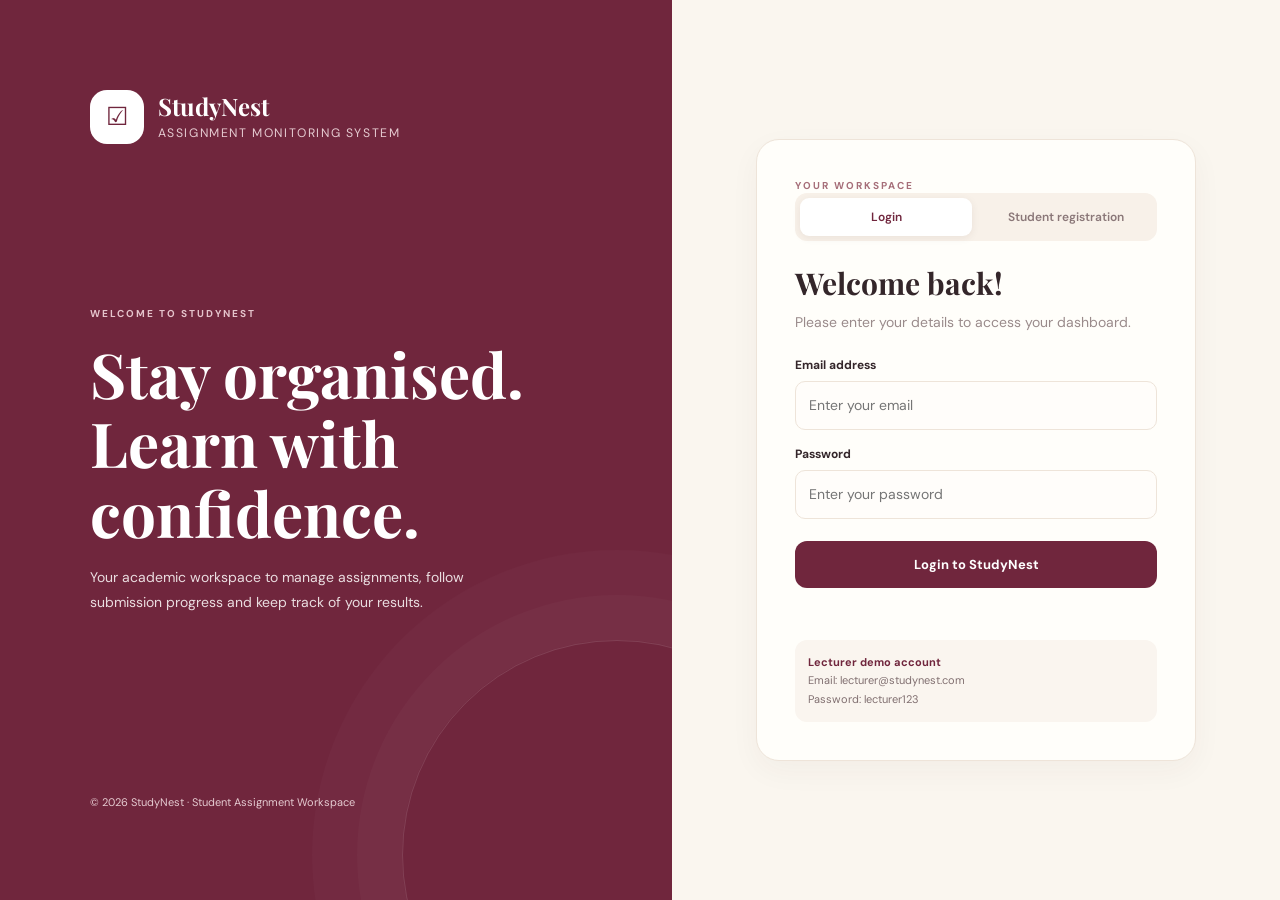
<file: login.html>
<!DOCTYPE html>
<html lang="en">
<head>
<meta charset="UTF-8">
<meta name="viewport" content="width=device-width, initial-scale=1.0">
<link href="https://cdn.jsdelivr.net/npm/bootstrap@5.3.3/dist/css/bootstrap.min.css" rel="stylesheet">
<title>Login | StudyNest</title>
<link rel="stylesheet" href="style.css">
</head>
<body>
<div class="auth-page">
  <section class="auth-side">
    <div class="auth-logo">
      <div class="brand-icon">☑</div>
      <div><div class="brand-name">StudyNest</div><small style="letter-spacing:1.6px;color:#e5cbd1">ASSIGNMENT MONITORING SYSTEM</small></div>
    </div>
    <div class="auth-side-copy">
      <div class="eyebrow">WELCOME TO STUDYNEST</div>
      <h1>Stay organised.<br>Learn with confidence.</h1>
      <p>Your academic workspace to manage assignments, follow submission progress and keep track of your results.</p>
    </div>
    <div class="auth-side-foot">© 2026 StudyNest · Student Assignment Workspace</div>
  </section>
  <section class="auth-panel">
    <div class="auth-card">
      <div class="eyebrow">YOUR WORKSPACE</div>
      <div class="auth-tabs">
        <button id="loginTab" class="active" type="button">Login</button>
        <button id="regTab" type="button">Student registration</button>
      </div>
      <form id="loginForm">
        <h2>Welcome back!</h2>
        <p class="auth-sub">Please enter your details to access your dashboard.</p>
        <label for="loginEmail">Email address</label>
        <input id="loginEmail" type="email" placeholder="Enter your email" required>
        <label for="loginPassword">Password</label>
        <input id="loginPassword" type="password" placeholder="Enter your password" required>
        <button class="btn primary" type="submit">Login to StudyNest</button>
      </form>
      <form id="regForm" class="hidden">
        <h2>Create account</h2>
        <p class="auth-sub">Register as a student to view and submit assignments.</p>
        <label for="regName">Full name</label>
        <input id="regName" placeholder="Enter your full name" required>
        <label for="regEmail">Email address</label>
        <input id="regEmail" type="email" placeholder="Enter your email" required>
        <label for="regPassword">Password</label>
        <input id="regPassword" type="password" minlength="4" placeholder="Create a password" required>
        <button class="btn primary" type="submit">Create student account</button>
      </form>
      <p id="authMsg" class="msg" role="status"></p>
      <div class="auth-demo"><b>Lecturer demo account</b><br>Email: lecturer@studynest.com<br>Password: lecturer123</div>
    </div>
  </section>
</div>
<script src="https://cdn.jsdelivr.net/npm/bootstrap@5.3.3/dist/js/bootstrap.bundle.min.js"></script>
<script src="auth.js"></script>
</body>
</html>
</file>
<file: style.css>
@import url('https://fonts.googleapis.com/css2?family=DM+Sans:wght@400;500;600;700&family=Playfair+Display:wght@600;700&display=swap');
:root{--wine:#70263d;--wine2:#542033;--cream:#faf6ef;--white:#fffefa;--ink:#34262a;--muted:#9a8b8b;--line:#eee4d9;--sand:#ddc9aa;--rose:#bd8997;--green:#6d9b86;--gold:#c5a24e;--shadow:0 10px 30px rgba(75,38,45,.045)}
*{box-sizing:border-box}body{margin:0;background:var(--cream);color:var(--ink);font-family:'DM Sans',sans-serif;font-size:14px}.hidden{display:none!important}
.sidebar{position:fixed;inset:0 auto 0 0;width:270px;background:var(--white);border-right:1px solid var(--line);padding:23px 22px;display:flex;flex-direction:column;z-index:4}.brand{display:flex;align-items:center;gap:13px;margin:0 10px 42px;color:var(--wine)}.brand-icon{width:54px;height:54px;border-radius:17px;background:var(--wine);color:white;display:grid;place-items:center;font-size:25px}.brand-name{font:700 24px 'Playfair Display';}.brand small{display:block;color:var(--muted);font-size:9px;letter-spacing:1.6px;margin-top:4px}.nav-label{font-size:10px;font-weight:700;letter-spacing:1.8px;color:#b4a4a0;margin:0 14px 13px}.nav-btn{width:100%;border:0;background:transparent;text-align:left;padding:15px 14px;border-radius:14px;color:#776b6c;display:flex;align-items:center;gap:15px;margin-bottom:7px;font:500 14px 'DM Sans';cursor:pointer}.nav-btn .ico{font-size:19px;width:24px;text-align:center}.nav-btn.active{background:#f3e8eb;color:var(--wine);font-weight:700}.nav-btn .count{margin-left:auto;font-size:12px}.personal{margin-top:28px}.reminder{margin:auto 3px 24px;background:#faf6f0;border-radius:17px;padding:20px;color:#7c6e6e;line-height:1.6}.reminder .bulb{font-size:19px;background:#eedde1;border-radius:10px;padding:7px;display:inline-block;margin-bottom:12px}.reminder b{display:block;color:var(--ink);margin-bottom:6px}.logout{margin-top:0}
.main{margin-left:270px;min-height:100vh}.topbar{height:83px;background:var(--white);border-bottom:1px solid var(--line);display:flex;align-items:center;justify-content:space-between;padding:0 4%;}.crumb{color:var(--muted)}.crumb b{color:var(--ink);margin-left:18px}.top-right{display:flex;align-items:center;gap:25px;color:var(--muted);font-size:12px}.avatar{width:43px;height:43px;border-radius:50%;background:var(--wine);color:white;display:grid;place-items:center;font-weight:700;font-size:17px}.top-user{display:flex;align-items:center;gap:12px;color:var(--ink)}.top-user small{display:block;color:var(--muted);margin-top:3px}
.content{padding:43px 4% 55px;max-width:1600px;margin:auto}.intro{display:flex;justify-content:space-between;align-items:center;margin-bottom:35px}.eyebrow{font-size:10px;letter-spacing:2px;color:#a66e79;font-weight:700}.intro h1{font:700 38px 'Playfair Display';margin:12px 0 5px;color:#2f2024}.intro p{color:var(--muted);margin:0}.btn{border:0;border-radius:12px;padding:15px 20px;font:700 13px 'DM Sans';cursor:pointer}.primary{background:var(--wine);color:white}.primary:hover{background:var(--wine2)}.soft{background:#f4e9e9;color:var(--wine)}.danger{background:#f8e8e5;color:#a34848}.stats{display:grid;grid-template-columns:repeat(4,minmax(0,1fr));gap:20px;margin-bottom:25px}.stat{background:var(--white);border:1px solid var(--line);border-radius:19px;padding:24px 23px;box-shadow:var(--shadow);min-height:170px}.stat-top{display:flex;align-items:center;justify-content:space-between;color:#766b6d;font-size:13px}.stat-icon{width:43px;height:43px;border-radius:14px;display:grid;place-items:center;font-size:20px}.lav{background:#eee8f5;color:#8872a6}.peach{background:#f8e9df;color:#bd8058}.mint{background:#e6f0e9;color:#66917d}.butter{background:#f7f0d9;color:#ad9140}.stat strong{display:block;font:700 34px 'Playfair Display';color:var(--wine);margin:17px 0 9px}.stat small{color:#aa9b9b;font-size:11px}
.lower{display:grid;grid-template-columns:1.2fr 1fr;gap:22px}.box{background:var(--white);border:1px solid var(--line);border-radius:20px;padding:25px 27px;box-shadow:var(--shadow)}.box-head{display:flex;justify-content:space-between;align-items:flex-start;margin-bottom:20px}.box-head h3{font-size:18px;margin:0 0 6px}.box-head p{color:var(--muted);font-size:11px;margin:0}.tiny-tag{background:#faf6f0;color:#ad8c82;border-radius:9px;padding:8px 12px;font-size:10px;font-weight:700;letter-spacing:1px}
.chart-area{display:flex;justify-content:center;align-items:center;min-height:250px;position:relative}.donut{width:225px;height:225px;border-radius:50%;background:conic-gradient(var(--sand) 0 60%,var(--rose) 60% 100%);display:grid;place-items:center}.donut:after{content:"";width:155px;height:155px;background:var(--white);border-radius:50%}.legend{display:flex;justify-content:center;gap:18px;color:#938888;font-size:11px;flex-wrap:wrap}.dot{width:10px;height:10px;border-radius:50%;display:inline-block;margin-right:5px}.upcoming-list{display:grid;gap:15px}.upcoming-item{display:flex;align-items:center;gap:14px}.datebox{width:53px;min-width:53px;height:62px;border-radius:13px;background:#faf7f1;display:flex;flex-direction:column;justify-content:center;align-items:center;color:var(--wine)}.datebox b{font-size:17px}.datebox small{font-size:9px;margin-top:4px}.upcoming-item strong{font-size:13px}.upcoming-item p{font-size:11px;color:var(--muted);margin:5px 0 0}
.card-grid{display:grid;grid-template-columns:repeat(2,minmax(0,1fr));gap:16px}.card{background:var(--white);border:1px solid var(--line);border-radius:18px;padding:22px;box-shadow:var(--shadow)}.card h3{font:700 19px 'Playfair Display';margin:0 0 10px}.card p{line-height:1.55}.meta{color:var(--muted);font-size:11px;margin:10px 0}.status{display:inline-block;background:#f1e8e2;color:var(--wine);border-radius:99px;padding:6px 10px;font-size:10px;font-weight:700}.status.graded{background:#e6f0e9;color:#47745d}.status.overdue{background:#f8e8e5;color:#a34848}.formbox{margin-bottom:24px}.formgrid{display:grid;grid-template-columns:1fr 1fr;gap:0 15px}.wide{grid-column:1/-1}label{display:block;font-size:12px;font-weight:700;margin:12px 0 7px}input,textarea{width:100%;border:1px solid var(--line);border-radius:10px;padding:12px;background:#fffdfa;font:inherit;color:var(--ink)}textarea{min-height:85px;resize:vertical}.actions{display:flex;gap:8px;flex-wrap:wrap;margin-top:14px}.table-wrap{overflow:auto;background:var(--white);border:1px solid var(--line);border-radius:17px}.table{width:100%;border-collapse:collapse}.table th,.table td{text-align:left;padding:14px;border-bottom:1px solid var(--line);font-size:12px;vertical-align:top}.table th{background:#f8f1e9;color:var(--wine)}.grade-form{display:grid;gap:7px;min-width:160px}.muted{color:var(--muted);font-size:11px}.empty{padding:30px;text-align:center;color:var(--muted);border:1px dashed var(--line);border-radius:15px}.msg{color:var(--wine);font-size:12px;min-height:20px;margin-top:12px}
@media(max-width:1050px){.sidebar{width:220px;padding:20px 14px}.main{margin-left:220px}.stats{grid-template-columns:repeat(2,1fr)}.lower{grid-template-columns:1fr}}
@media(max-width:700px){.sidebar{position:static;width:auto;height:auto;display:block;padding:12px}.brand{margin:0 5px 10px}.sidebar nav,.reminder,.personal-label,.logout{display:none}.main{margin:0}.topbar{height:auto;padding:15px 20px}.top-right{gap:10px}.top-date{display:none}.content{padding:25px 17px}.intro{align-items:flex-start;gap:12px;flex-direction:column}.intro h1{font-size:30px}.stats{gap:10px}.stat{padding:16px;min-height:140px}.stat strong{font-size:28px}.card-grid,.formgrid{grid-template-columns:1fr}.wide{grid-column:auto}.box{padding:19px}.donut{width:190px;height:190px}.donut:after{width:130px;height:130px}}


/* Separate login and student registration page */
.auth-page{min-height:100vh;display:grid;grid-template-columns:1.05fr .95fr;background:var(--cream)}
.auth-side{background:var(--wine);color:#fff;padding:7vw;display:flex;flex-direction:column;justify-content:space-between;position:relative;overflow:hidden}
.auth-side:after{content:"";position:absolute;width:430px;height:430px;border:1px solid rgba(255,255,255,.12);border-radius:50%;right:-160px;bottom:-170px;box-shadow:0 0 0 45px rgba(255,255,255,.025),0 0 0 90px rgba(255,255,255,.02)}
.auth-logo{display:flex;align-items:center;gap:14px;position:relative;z-index:1}
.auth-logo .brand-icon{background:#fff;color:var(--wine)}
.auth-logo .brand-name{color:#fff}
.auth-side-copy{position:relative;z-index:1;max-width:520px}
.auth-side-copy .eyebrow{color:#e5c4cc}
.auth-side-copy h1{font:700 clamp(38px,5vw,62px) 'Playfair Display';line-height:1.12;margin:18px 0}
.auth-side-copy p{color:#eadde0;line-height:1.8;max-width:430px}
.auth-side-foot{color:#e5cbd1;font-size:11px;position:relative;z-index:1}
.auth-panel{display:flex;align-items:center;justify-content:center;padding:35px}
.auth-card{width:min(100%,440px);background:var(--white);border:1px solid var(--line);border-radius:23px;padding:38px;box-shadow:var(--shadow)}
.auth-card h2{font:700 30px 'Playfair Display';margin:0 0 8px;color:var(--ink)}
.auth-card .auth-sub{color:var(--muted);line-height:1.6;margin:0 0 22px}
.auth-tabs{display:flex;gap:8px;background:#f8f1e9;padding:5px;border-radius:12px;margin-bottom:22px}
.auth-tabs button{flex:1;border:0;background:transparent;padding:11px;border-radius:9px;color:#8a7778;font:600 12px 'DM Sans';cursor:pointer}
.auth-tabs button.active{background:#fff;color:var(--wine);box-shadow:0 2px 8px rgba(60,30,35,.07)}
.auth-card label{margin-top:15px}
.auth-card input{padding:13px}
.auth-card .btn{margin-top:22px;width:100%}
.auth-demo{margin-top:20px;padding:13px;border-radius:12px;background:#faf5ef;color:#806f70;font-size:11px;line-height:1.7}
.auth-demo b{color:var(--wine)}
@media(max-width:800px){.auth-page{grid-template-columns:1fr}.auth-side{min-height:260px;padding:30px}.auth-side-copy h1{font-size:36px}.auth-side-foot{margin-top:25px}.auth-panel{padding:22px}.auth-card{padding:27px}}


/* IMS566 responsive improvements + Bootstrap 5 integration */
.mobile-menu-toggle{display:none;position:fixed;z-index:1200;top:13px;left:14px;width:42px;height:42px;border:0;border-radius:12px;background:var(--wine);color:#fff;font-size:21px;box-shadow:0 4px 14px rgba(70,30,42,.18)}
.chart-canvas-wrap{height:260px;max-width:100%;padding:0 12px}
.chart-canvas-wrap canvas{max-width:100%;max-height:100%}
button,input,select,textarea{max-width:100%}
img,canvas{max-width:100%}
@media(max-width:1100px){
  .content{padding:28px 24px}
  .stats{grid-template-columns:repeat(2,minmax(0,1fr))}
  .lower{grid-template-columns:1fr}
}
@media(max-width:768px){
  body{overflow-x:hidden}
  .mobile-menu-toggle{display:block}
  .sidebar{position:fixed;left:0;top:0;bottom:0;height:100dvh;z-index:1100;transform:translateX(-105%);transition:transform .25s ease;box-shadow:none;overflow-y:auto}
  .sidebar.sidebar-open{transform:translateX(0);box-shadow:12px 0 35px rgba(45,25,30,.18)}
  .main{margin-left:0;width:100%;min-width:0}
  .topbar{height:auto;min-height:70px;padding:14px 16px 14px 68px;gap:10px;flex-wrap:wrap}
  .crumb{font-size:12px}
  .top-right{gap:10px}
  .top-date{display:none}
  .top-user{gap:8px}
  .top-user small{font-size:10px}
  .avatar{width:36px;height:36px}
  .content{padding:24px 15px}
  .intro{align-items:flex-start;gap:15px;flex-direction:column}
  .intro h1{font-size:32px}
  .intro .btn{width:100%}
  .stats{grid-template-columns:1fr 1fr;gap:10px}
  .stat{padding:16px;min-width:0}
  .stat strong{font-size:25px}
  .stat small{font-size:10px}
  .stat-top{font-size:11px}
  .lower{grid-template-columns:minmax(0,1fr);gap:14px}
  .box{padding:18px;border-radius:16px;min-width:0}
  .box-head{gap:10px;flex-wrap:wrap}
  .chart-area{min-height:210px}
  .chart-canvas-wrap{height:220px}
  .formgrid{grid-template-columns:1fr}
  .formgrid .wide{grid-column:1}
  .table-wrap{width:100%;overflow-x:auto}
  table{min-width:600px}
  .auth-page{grid-template-columns:1fr}
  .auth-side{min-height:235px;padding:26px}
  .auth-side-copy h1{font-size:34px}
  .auth-panel{padding:18px}
  .auth-card{padding:24px}
}
@media(max-width:420px){
  .stats{grid-template-columns:1fr}
  .topbar{padding-right:10px}
  .top-user b{font-size:12px}
  .intro h1{font-size:29px}
  .auth-tabs button{font-size:10px;padding:9px 5px}
}


/* Final layout and logout visibility fixes */
html, body { margin: 0; min-height: 100%; }
body { overflow-x: hidden; }
.sidebar { height: 100vh; height: 100dvh; overflow-y: auto; scrollbar-width: thin; }
.sidebar .logout { display: flex; flex: 0 0 auto; margin-top: 12px; margin-bottom: 8px; }
.sidebar .reminder { flex: 0 0 auto; margin-top: auto; }
@media (max-width: 768px) {
 .sidebar { position: fixed; inset: 0 auto 0 0; width: min(290px,86vw); height: 100vh; height: 100dvh; display: flex; flex-direction: column; padding: 22px 18px; overflow-y: auto; background: var(--white); transform: translateX(-105%); transition: transform .25s ease; z-index: 1100; }
 .sidebar.sidebar-open { transform: translateX(0); }
 .sidebar nav, .sidebar .personal, .sidebar .reminder, .sidebar .logout { display: block; }
 .sidebar .logout { display: flex; }
 .sidebar .reminder { margin-top: auto; }
 .main { margin-left: 0; width: 100%; }
}
</file>
